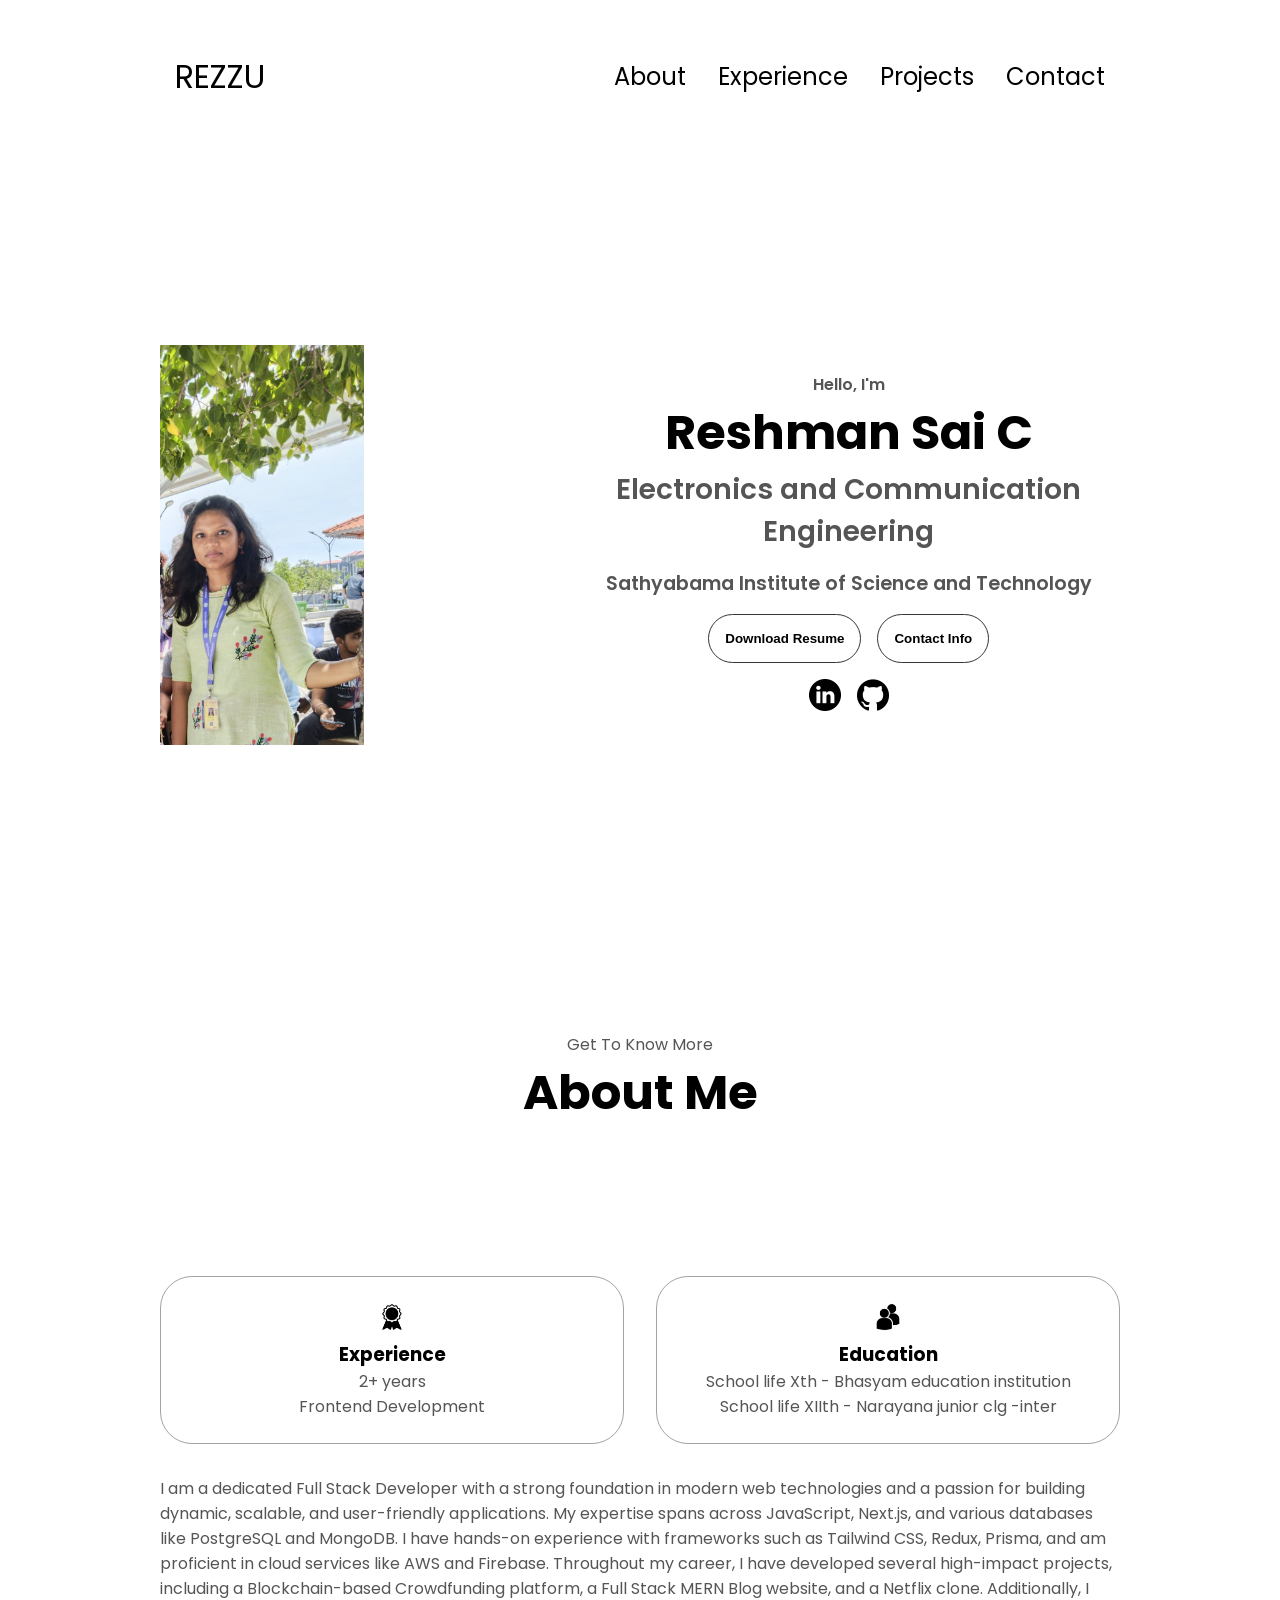
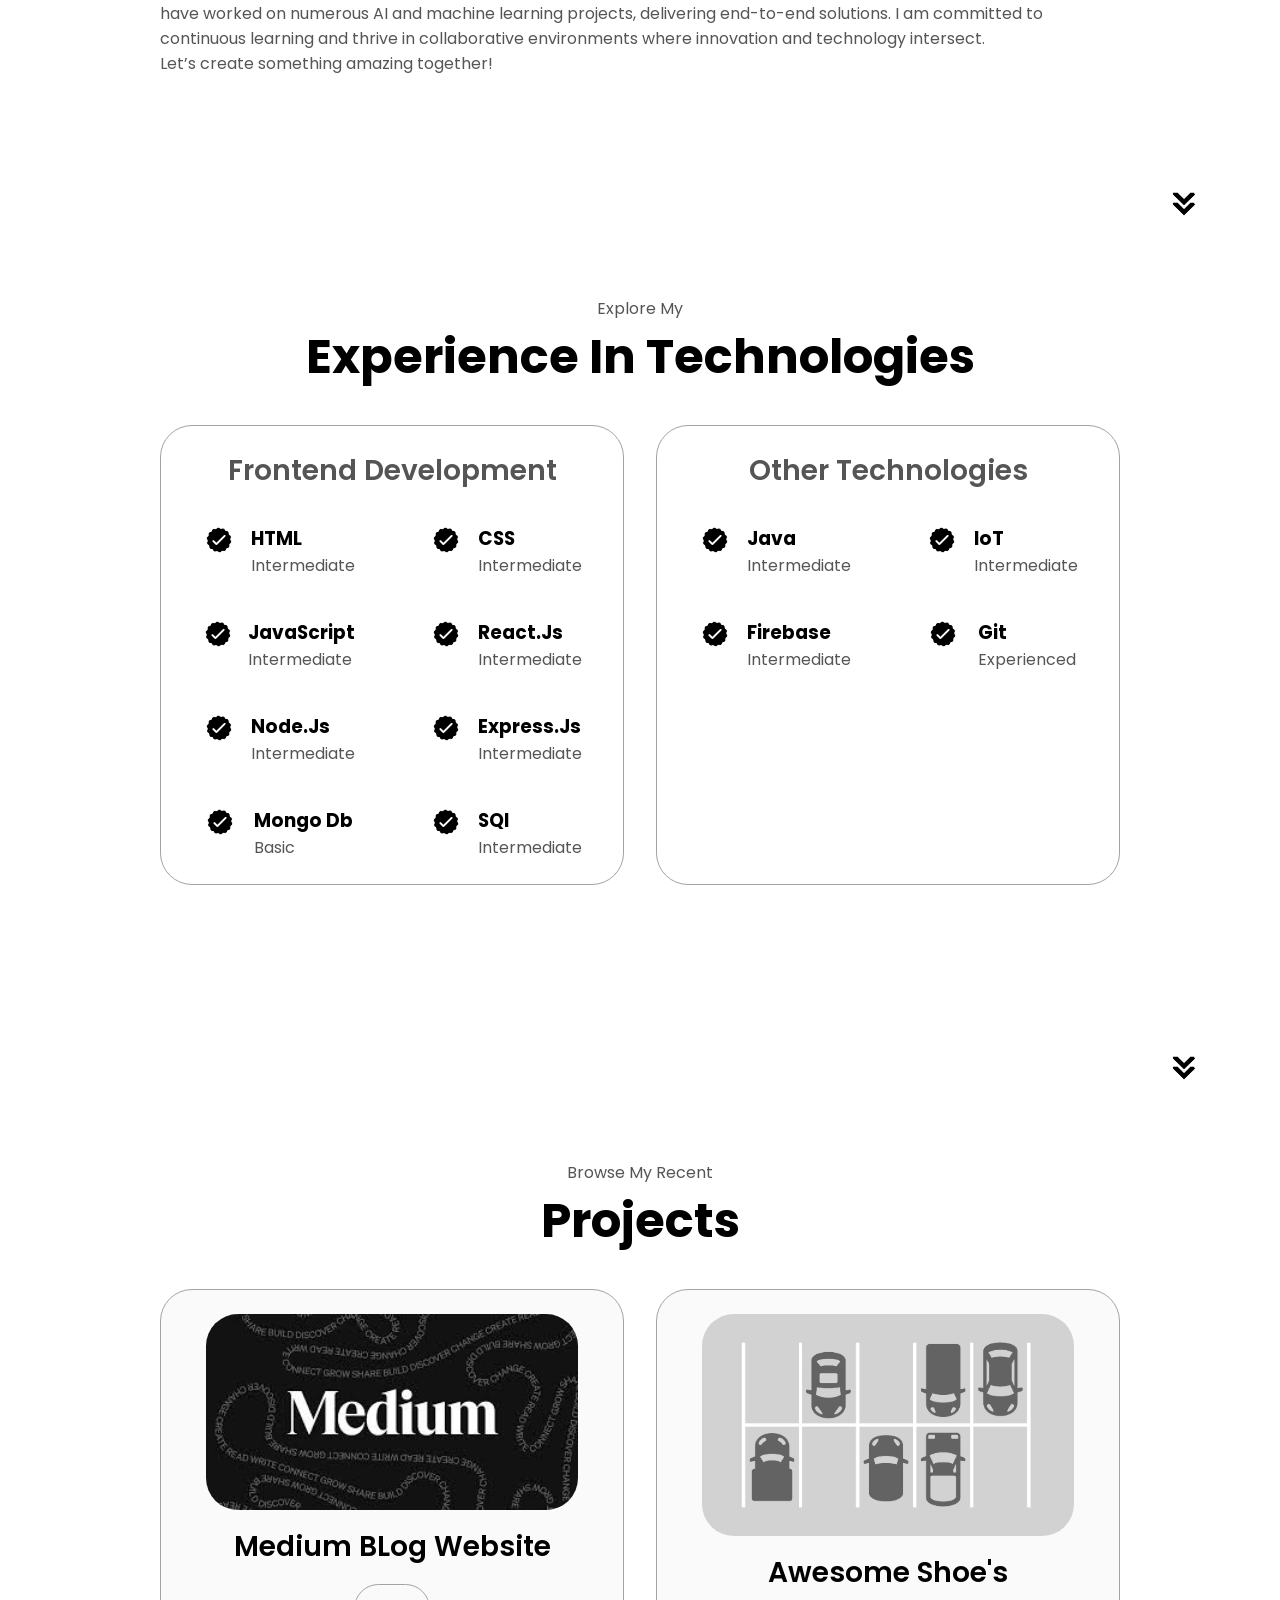
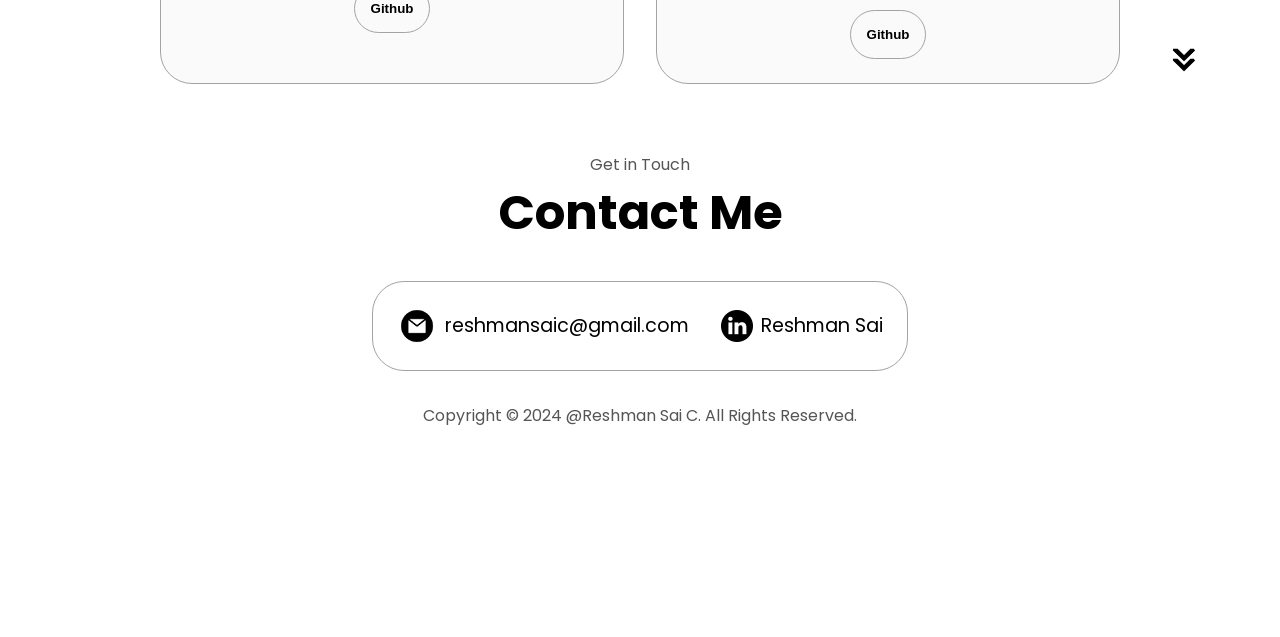
<file: Web/index.html>
<!DOCTYPE html>
<html lang="en">
<head>
    <meta charset="UTF-8">
    <meta name="viewport" content="width=device-width, initial-scale=1.0">
    <title>My Portfolio</title>
    <link rel="stylesheet" href="style.css">
    <link rel="stylesheet" href="mediaqueries.css">

</head>
<body>
    <nav id ="desktop-nav"> 
        <div class ="logo">REZZU</div>
        <div> 
            <ul class="nav-links">
                <li><a href="#about">About</a></li>
                <li><a href="#experience">Experience</a></li>
                <li><a href="#projects">Projects</a></li>
                <li><a href="#contact">Contact</a></li>
            </ul>
        </div>
    </nav>
    <nav id="hamburger-nav">
        <div class="logo">REZZU</div>
        <div class="hamburger-menu">
          <div class="hamburger-icon" onclick="toggleMenu()">
            <span></span>
            <span></span>
            <span></span>
          </div>
          <div class="menu-links">
            <li><a href="#about" onclick="toggleMenu()">About</a></li>
            <li><a href="#experience" onclick="toggleMenu()">Experience</a></li>
            <li><a href="#projects" onclick="toggleMenu()">Projects</a></li>
            <li><a href="#contact" onclick="toggleMenu()">Contact</a></li>
          </div>
        </div>
      </nav>
      <section id="profile">
        <div class="section__pic-container">
            <img src="./assets/profile-pic.png" alt="profile picture" />
          </div>
        <div class="section__text">
          <p class="section__text__p1">Hello, I'm</p>
          <h1 class="title">Reshman Sai C</h1>
          <p class="section__text__p2">Electronics and Communication Engineering</p>
          <p class="section__text__p3">Sathyabama Institute of Science and Technology</p>
          <div class="btn-container">
            <button
              class="btn btn-color-2"
              onclick="window.open('./assets/Resume.pdf')"
            >
              Download Resume
            </button>
            <button class="btn btn-color-2" onclick="location.href='./#contact'">
              Contact Info
            </button>
          </div>
          <div id="socials-container">
            <a href="https://www.linkedin.com/in/reshman-sai-c-28b952318" target="_blank">
                <img
                  src="./assets/linkedin.png"
                  alt="My LinkedIn profile"
                  class="icon"
                />
              </a>
            <a href="https://github.com/reshmansai" target="_blank">
                <img
                  src="./assets/github.png"
                  alt="My Github profile"
                  class="icon"
                />
              </a>
          </div>
        </div>
      </section>
      <section id="about">
        <p class="section__text__p1">Get To Know More</p>
        <h1 class="title">About Me</h1>
        <div class="section-container">
          <div class="about-details-container">
            <div class="about-containers">
              <div class="details-container">
                <img
                  src="./assets/experience.png"
                  alt="Experience icon"
                  class="icon"
                />
                <h3>Experience</h3>
                <p>2+ years <br />Frontend Development</p>
              </div>
              <div class="details-container">
                <img
                  src="./assets/education.png"
                  alt="Education icon"
                  class="icon"
                />
                <h3>Education</h3>
                <p>School life Xth - Bhasyam education institution<br />School life XIIth - Narayana junior clg -inter</p>
              </div>
            </div>
            <div class="text-container">
              <p>
                I am a dedicated Full Stack Developer with a strong foundation in modern 
                web technologies and a passion for building dynamic, scalable, and 
                user-friendly applications. My expertise spans across JavaScript, Next.js, 
                and various databases like PostgreSQL and MongoDB. I have hands-on 
                experience with frameworks such as Tailwind CSS, Redux, Prisma, and am 
                proficient in cloud services like AWS and Firebase. Throughout my career, 
                I have developed several high-impact projects, including a Blockchain-based 
                Crowdfunding platform, a Full Stack MERN Blog website, and a Netflix clone. 
                Additionally, I have worked on numerous AI and machine learning projects, 
                delivering end-to-end solutions. I am committed to continuous learning and 
                thrive in collaborative environments where innovation and technology intersect.
                <br>Let’s create something amazing together!</br>
              </p>
            </div>
          </div>
        </div>
        <img
          src="./assets/arrow.png"
          alt="Arrow icon"
          class="icon arrow"
          onclick="location.href='./#experience'"
        />
      </section>
      <section id="experience">
        <p class="section__text__p1">Explore My</p>
        <h1 class="title">Experience In Technologies</h1>
        <div class="experience-details-container">
          <div class="about-containers">
            <div class="details-container">
              <h2 class="experience-sub-title">Frontend Development</h2>
              <div class="article-container">
                <article>
                  <img
                    src="./assets/checkmark.png"
                    alt="Experience icon"
                    class="icon"
                  />
                  <div>
                    <h3>HTML</h3>
                    <p>Intermediate</p>
                  </div>
                </article>
                <article>
                  <img
                    src="./assets/checkmark.png"
                    alt="Experience icon"
                    class="icon"
                  />
                  <div>
                    <h3>CSS</h3>
                    <p>Intermediate</p>
                  </div>
                </article>
                <article>
                  <img
                    src="./assets/checkmark.png"
                    alt="Experience icon"
                    class="icon"
                  />
                  <div>
                    <h3>JavaScript</h3>
                    <p>Intermediate</p>
                  </div>
                </article>
                <article>
                  <img
                    src="./assets/checkmark.png"
                    alt="Experience icon"
                    class="icon"
                  />
                  <div>
                    <h3>React.Js</h3>
                    <p>Intermediate</p>
                  </div>
                </article>
                <article>
                  <img
                    src="./assets/checkmark.png"
                    alt="Experience icon"
                    class="icon"
                  />
                  <div>
                    <h3>Node.Js</h3>
                    <p>Intermediate</p>
                  </div>
                </article>
                <article>
                  <img
                    src="./assets/checkmark.png"
                    alt="Experience icon"
                    class="icon"
                  />
                  <div>
                    <h3>Express.Js</h3>
                    <p>Intermediate</p>
                  </div>
                </article>
                <article>
                  <img
                    src="./assets/checkmark.png"
                    alt="Experience icon"
                    class="icon"
                  />
                  <div>
                    <h3>Mongo Db</h3>
                    <p>Basic</p>
                  </div>
                </article>
                <article>
                  <img
                    src="./assets/checkmark.png"
                    alt="Experience icon"
                    class="icon"
                  />
                  <div>
                    <h3>SQl</h3>
                    <p>Intermediate</p>
                  </div>
                </article>
              </div>
            </div>
            <div class="details-container">
              <h2 class="experience-sub-title">Other Technologies</h2>
              <div class="article-container">
                <article>
                  <img
                    src="./assets/checkmark.png"
                    alt="Experience icon"
                    class="icon"
                  />
                  <div>
                    <h3>Java</h3>
                    <p>Intermediate</p>
                  </div>
                </article>
                <article>
                  <img
                    src="./assets/checkmark.png"
                    alt="Experience icon"
                    class="icon"
                  />
                  <div>
                    <h3>IoT</h3>
                    <p>Intermediate</p>
                  </div>
                </article>
                <article>
                  <img
                    src="./assets/checkmark.png"
                    alt="Experience icon"
                    class="icon"
                  />
                  <div>
                    <h3>Firebase</h3>
                    <p>Intermediate</p>
                  </div>
                </article>
                <article>
                  <img
                    src="./assets/checkmark.png"
                    alt="Experience icon"
                    class="icon"
                  />
                  <div>
                    <h3>Git</h3>
                    <p>Experienced</p>
                  </div>
                </article>
              </div>
            </div>
          </div>
        </div>
        <img
          src="./assets/arrow.png"
          alt="Arrow icon"
          class="icon arrow"
          onclick="location.href='./#projects'"
        />
      </section>
      <section id="projects">
        <p class="section__text__p1">Browse My Recent</p>
        <h1 class="title">Projects</h1>
        <div class="experience-details-container">
          <div class="about-containers">
            <!-- First Project-->
            <div class="details-container color-container">
              <div class="article-container">
                <img
                  src="./assets/Firstflight.png"
                  alt="Project 1"
                  class="project-img"
                />
              </div>
              <h2 class="experience-sub-title project-title">Medium BLog Website</h2>
              <div class="btn-container">
                <button
                  class="btn btn-color-2 project-btn"
                  onclick="location.href='https://github.com/reshmansai/Medium'"
                >
                  Github
              </button>
              </div>
            </div>
           <!-- Second Project-->
            <div class="details-container color-container">
              <div class="article-container">
                <img
                  src="./assets/project-1.png"
                  alt="Project 1"
                  class="project-img"
                />
              </div>
              <h2 class="experience-sub-title project-title">Awesome Shoe's</h2>
              <div class="btn-container">
                <button
                  class="btn btn-color-2 project-btn"
                  onclick="location.href='https://github.com/reshmansai/Parking-Slot'"
                >
                  Github
                </button>
              </div>
            </div>
        <img
          src="./assets/arrow.png"
          alt="Arrow icon"
          class="icon arrow"
          onclick="location.href='./#contact'"
        />
      </section>
      <section id="contact">
        <p class="section__text__p1">Get in Touch</p>
        <h1 class="title">Contact Me</h1>
        <div class="contact-info-upper-container">

          <div class="contact-info-container">
            <img
              src="./assets/email.png"
              alt="Email icon"
              class="icon contact-icon email-icon"
            />
            <p><a href="mailto:reshmansaic@gmail.com">reshmansaic@gmail.com</a></p>
          </div>

          <div class="contact-info-container">
            <img
              src="./assets/linkedin.png"
              alt="LinkedIn icon"
              class="icon contact-icon"
            />
            <p>
              <a href="https://www.linkedin.com/in/reshman-sai-c-28b952318" target="_blank" rel="noopener noreferrer">Reshman Sai</a>
            </p>
          </div>
          
        </div>
      </section>
      <footer>
        <p>Copyright &#169; 2024 @Reshman Sai C. All Rights Reserved.</p>
      </footer>
    <script src="script.js"></script>
</body>
</html>
</file>
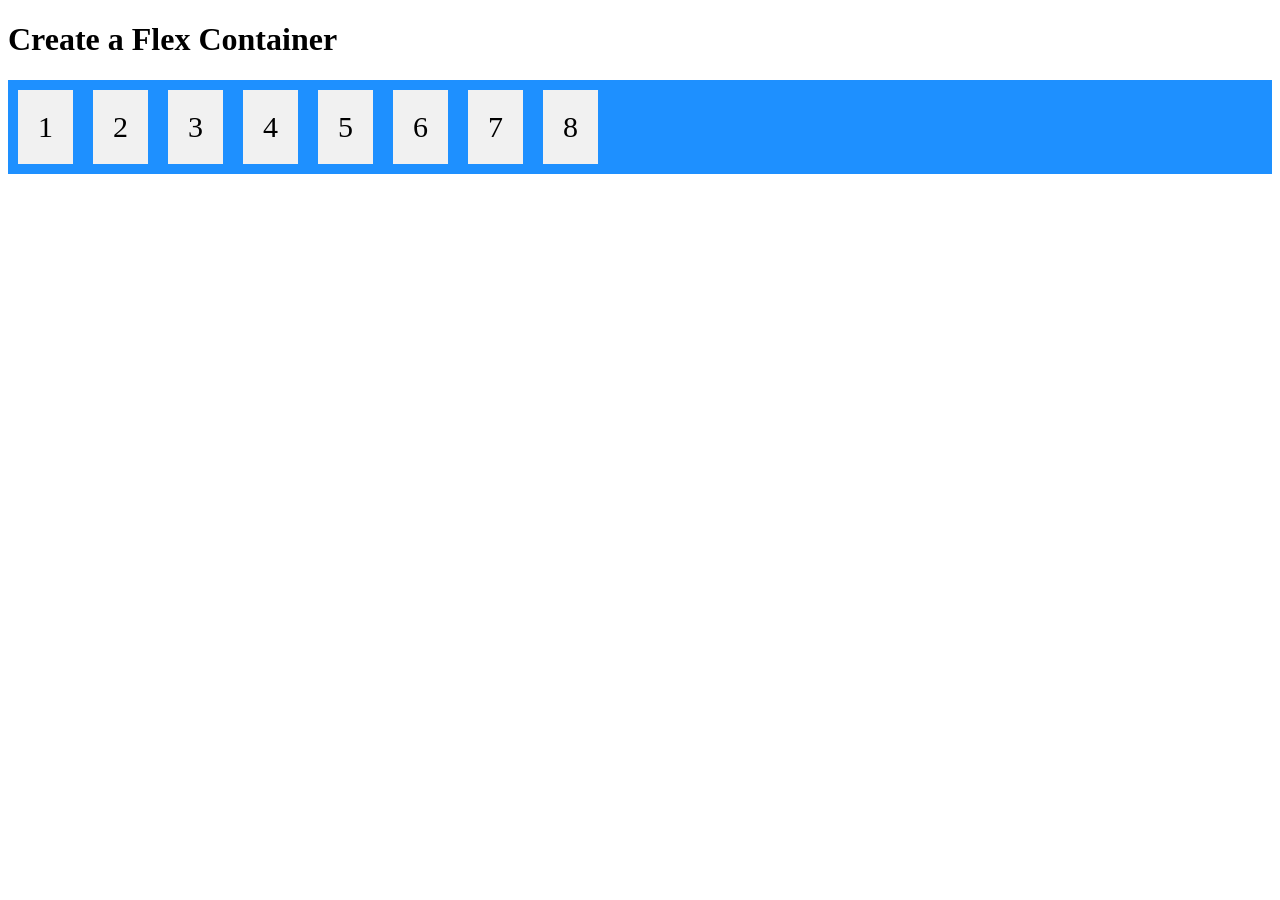
<file: 610.html>
<!DOCTYPE html>
<html>
<head>
<style>
.flex-container {
  display: flex;
  background-color: DodgerBlue;
}

.flex-container > div {
  background-color: #f1f1f1;
  margin: 10px;
  padding: 20px;
  font-size: 30px;
}
</style>
</head>
<body>

<h1>Create a Flex Container</h1>

<div class="flex-container">
  <div>1</div>
  <div>2</div>
  <div>3</div> 
  <div>4</div>
  <div>5</div>
  <div>6</div>
  <div>7</div>
  <div>8</div>
</div>
</body>
</html>
</file>
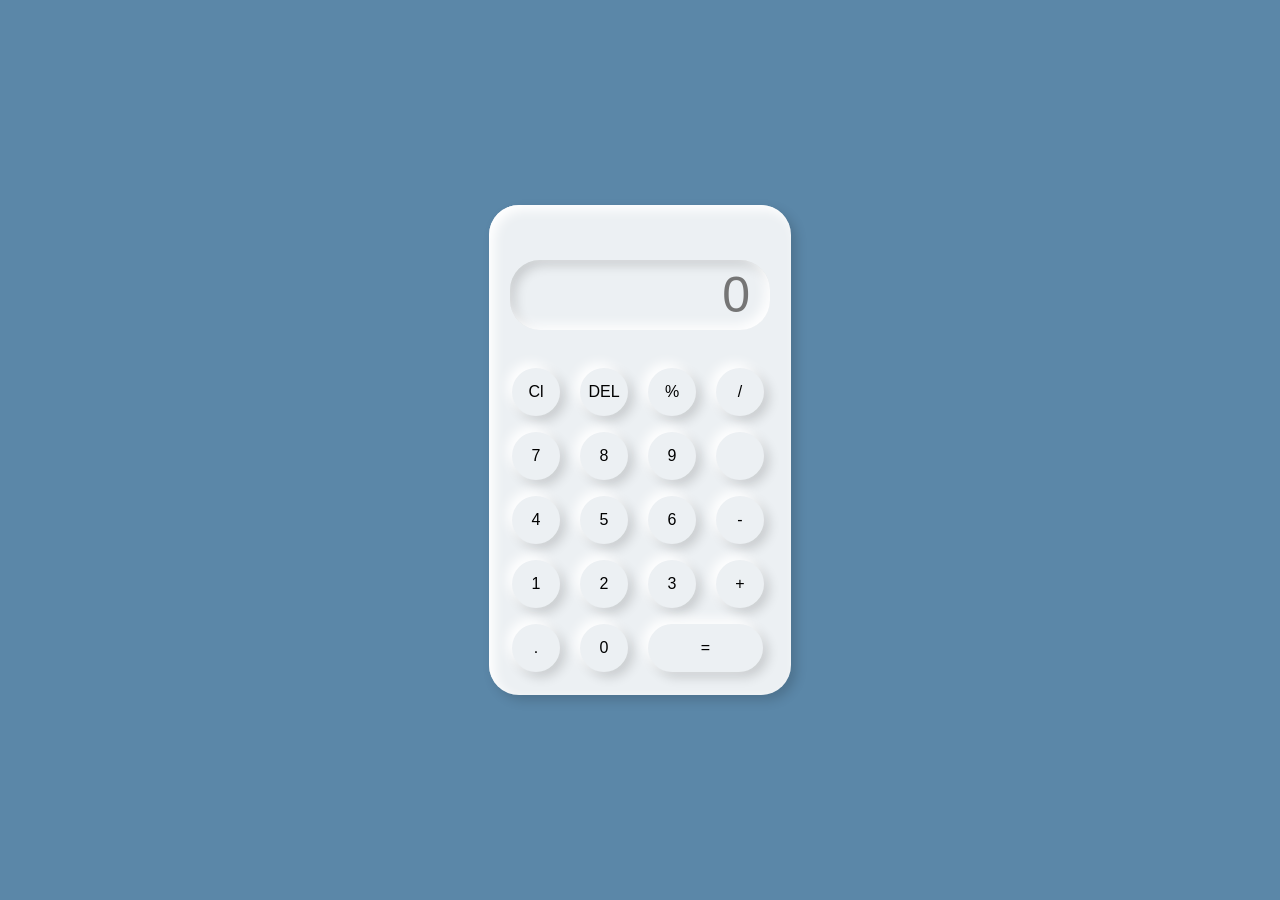
<file: five610.html>
<!DOCTYPE html>
<html lang="en">
<head>
    <meta charset="UTF-8">
    <meta http-equiv="X-UA-Compatible" content="IE=edge">
    <meta name="viewport" content="width=device-width, initial-scale=1.0">
   
    <center><title>Calculator</title></center>
</head>
<body>
    <div class="container">
         <div class="calculator">
            <input type="text" placeholder="0" id="output-screen">
            <button onclick="Clear()">Cl</button>
            <button onclick="del()">DEL</button>
            <button onclick="display('%')">%</button>
            <button onclick="display('/')">/</button>
            <button onclick="display('7')">7</button>
            <button onclick="display('8')">8</button>
            <button onclick="display('9')">9</button>
            <button onclick="display('')"></button>
            <button onclick="display('4')">4</button>
            <button onclick="display('5')">5</button>
            <button onclick="display('6')">6</button>
            <button onclick="display('-')">-</button>
            <button onclick="display('1')">1</button>
            <button onclick="display('2')">2</button>
            <button onclick="display('3')">3</button>
            <button onclick="display('+')">+</button>
            <button onclick="display('.')">.</button>
            <button onclick="display('0')">0</button>
            <button onclick="Calculate()" class="equal">=</button>
        </div>
    </div>
    
    
    <style>
        *{
    margin: 0;
    padding: 0;
    box-sizing: border-box;
    background-color: #5b87a8;
    font-family: sans-serif;
    outline: none;
}
.container{
    height: 100vh;
    display: flex;
    justify-content: center;
    align-items: center;
}
.calculator{
    background-color: #ecf0f3;
    padding: 15px;
    border-radius: 30px;
    box-shadow: inset 5px 5px 12px #ffffff,
                      5px 5px 12px rgba(0,0,0,.16);
    display: grid;
    grid-template-columns: repeat(4,68px);
}
input{
    grid-column: span 4;
    height: 70px;
    width: 260px;
    background-color: #ecf0f3;
    box-shadow: inset -5px -5px 12px #ffffff,
                inset 5px 5px 12px rgba(0,0,0,.16);
    border:none;
    border-radius: 30px;
    color: rgb(70, 70, 70);
    font-size: 50px;
    text-align: end;
    margin: auto;
    margin-top: 40px;
    margin-bottom: 30px;
    padding: 20px;   
}
button{
    height: 48px;
    width: 48px;
    background-color: #ecf0f3;
    box-shadow: -5px -5px 12px #ffffff,
                    5px 5px 12px rgba(0,0,0,.16);
    border: none;
    border-radius: 50%;
    margin: 8px;
    font-size: 16px;
}
.equal{
    width: 115px;
    border-radius: 40px;
    background-color: #ecf0f3;
    box-shadow: -5px -5px 12px #ffffff,
                    5px 5px 12px rgba(0,0,0,.16);
    
}
    </style>
</body>
</html>
</file>
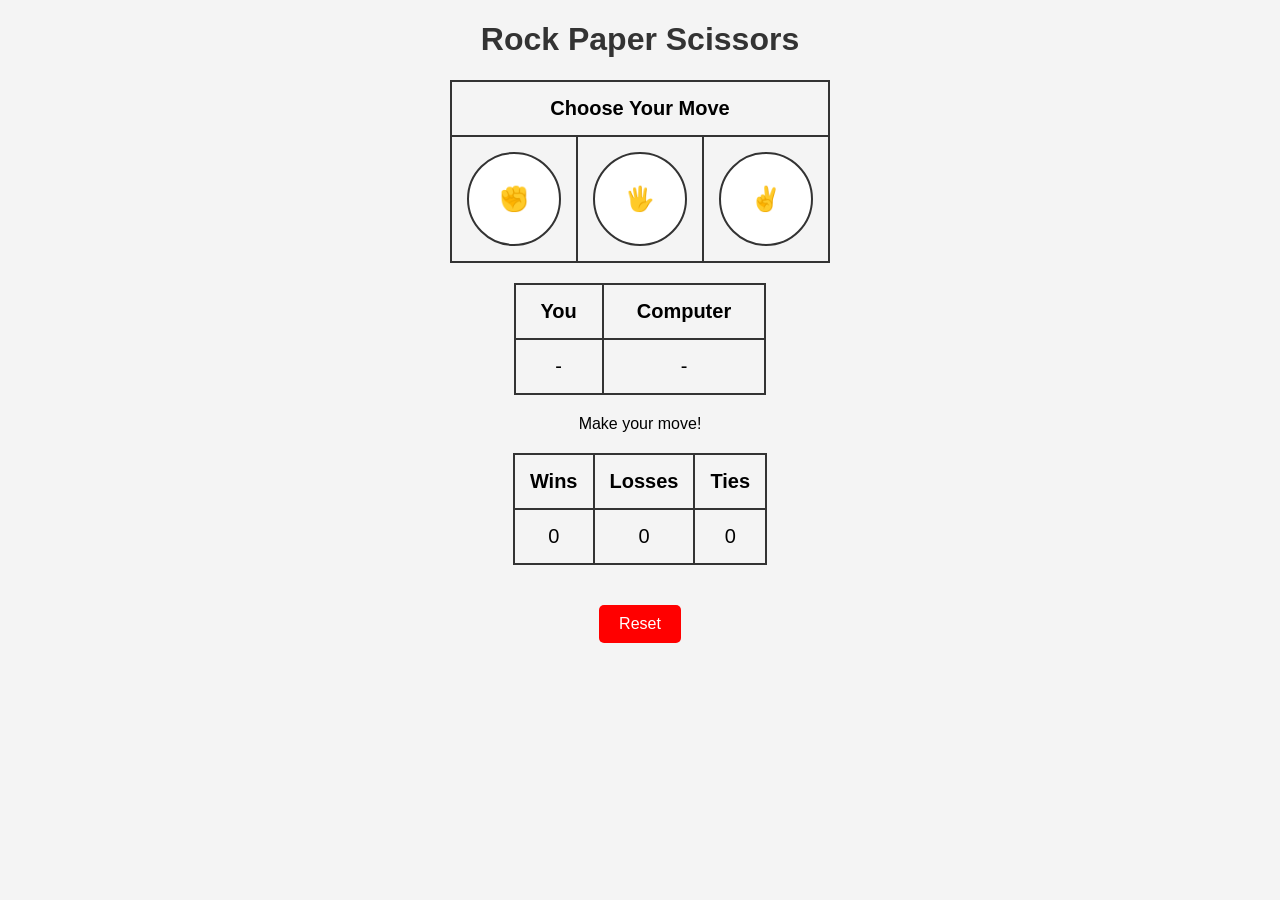
<file: index1.html>
<!DOCTYPE html>
<html lang="en">
<head>
    <meta charset="UTF-8">
    <meta name="viewport" content="width=device-width, initial-scale=1.0">
    <title>Rock Paper Scissors</title>
    <style>
        body {
            font-family: Arial, sans-serif;
            text-align: center;
            background-color: #f4f4f4;
        }
        h1 {
            color: #333;
        }
        table {
            margin: 20px auto;
            border-collapse: collapse;
            width: 20%;
        }
        td, th {
            border: 2px solid #333;
            padding: 15px;
            text-align: center;
            font-size: 20px;
        }
        .choice {
            display: inline-block;
            font-size: 24px;
            cursor: pointer;
            padding: 10px;
            border: 2px solid #333;
            border-radius: 50%;
            background-color: white;
            transition: 0.3s;
            width: 70px;
            height: 70px;
            display: flex;
            align-items: center;
            justify-content: center;
        }
        .choice:hover {
            background-color: lightgray;
        }
        .reset-btn {
            margin-top: 20px;
            padding: 10px 20px;
            font-size: 16px;
            background-color: red;
            color: white;
            border: none;
            cursor: pointer;
            border-radius: 5px;
        }
    </style>
</head>
<body>

    <h1>Rock Paper Scissors</h1>

    <!-- Table for Choices -->
    <table>
        <tr>
            <th colspan="3">Choose Your Move</th>
        </tr>
        <tr>
            <td><div class="choice" onclick="playGame('rock')">✊</div></td>
            <td><div class="choice" onclick="playGame('paper')">🖐</div></td>
            <td><div class="choice" onclick="playGame('scissors')">✌</div></td>
        </tr>
    </table>

    <!-- Table for User and Computer Choice -->
    <table>
        <tr>
            <th>You</th>
            <th>Computer</th>
        </tr>
        <tr>
            <td id="user-choice">-</td>
            <td id="computer-choice">-</td>
        </tr>
    </table>

    <p id="result">Make your move!</p>

    <!-- Table for Scoreboard -->
    <table>
        <tr>
            <th>Wins</th>
            <th>Losses</th>
            <th>Ties</th>
        </tr>
        <tr>
            <td id="wins">0</td>
            <td id="losses">0</td>
            <td id="ties">0</td>
        </tr>
    </table>

    <button class="reset-btn" onclick="resetGame()">Reset</button>

    <script>
        let wins = 0, losses = 0, ties = 0;

        function playGame(userChoice) {
            const choices = ["rock", "paper", "scissors"];
            const computerChoice = choices[Math.floor(Math.random() * 3)];

            document.getElementById("user-choice").textContent = getEmoji(userChoice);
            document.getElementById("computer-choice").textContent = getEmoji(computerChoice);

            let result = "";
            if (userChoice === computerChoice) {
                result = "It's a Draw!";
                ties++;
            } else if (
                (userChoice === "rock" && computerChoice === "scissors") ||
                (userChoice === "paper" && computerChoice === "rock") ||
                (userChoice === "scissors" && computerChoice === "paper")
            ) {
                result = "You Win! 🎉";
                wins++;
            } else {
                result = "Computer Wins! 💻";
                losses++;
            }

            document.getElementById("result").textContent = result;
            document.getElementById("wins").textContent = wins;
            document.getElementById("losses").textContent = losses;
            document.getElementById("ties").textContent = ties;
        }

        function resetGame() {
            wins = 0;
            losses = 0;
            ties = 0;
            document.getElementById("user-choice").textContent = "-";
            document.getElementById("computer-choice").textContent = "-";
            document.getElementById("result").textContent = "Make your move!";
            document.getElementById("wins").textContent = wins;
            document.getElementById("losses").textContent = losses;
            document.getElementById("ties").textContent = ties;
        }

        function getEmoji(choice) {
            if (choice === "rock") return "✊";
            if (choice === "paper") return "🖐";
            return "✌";
        }
    </script>

</body>
</html>
</file>
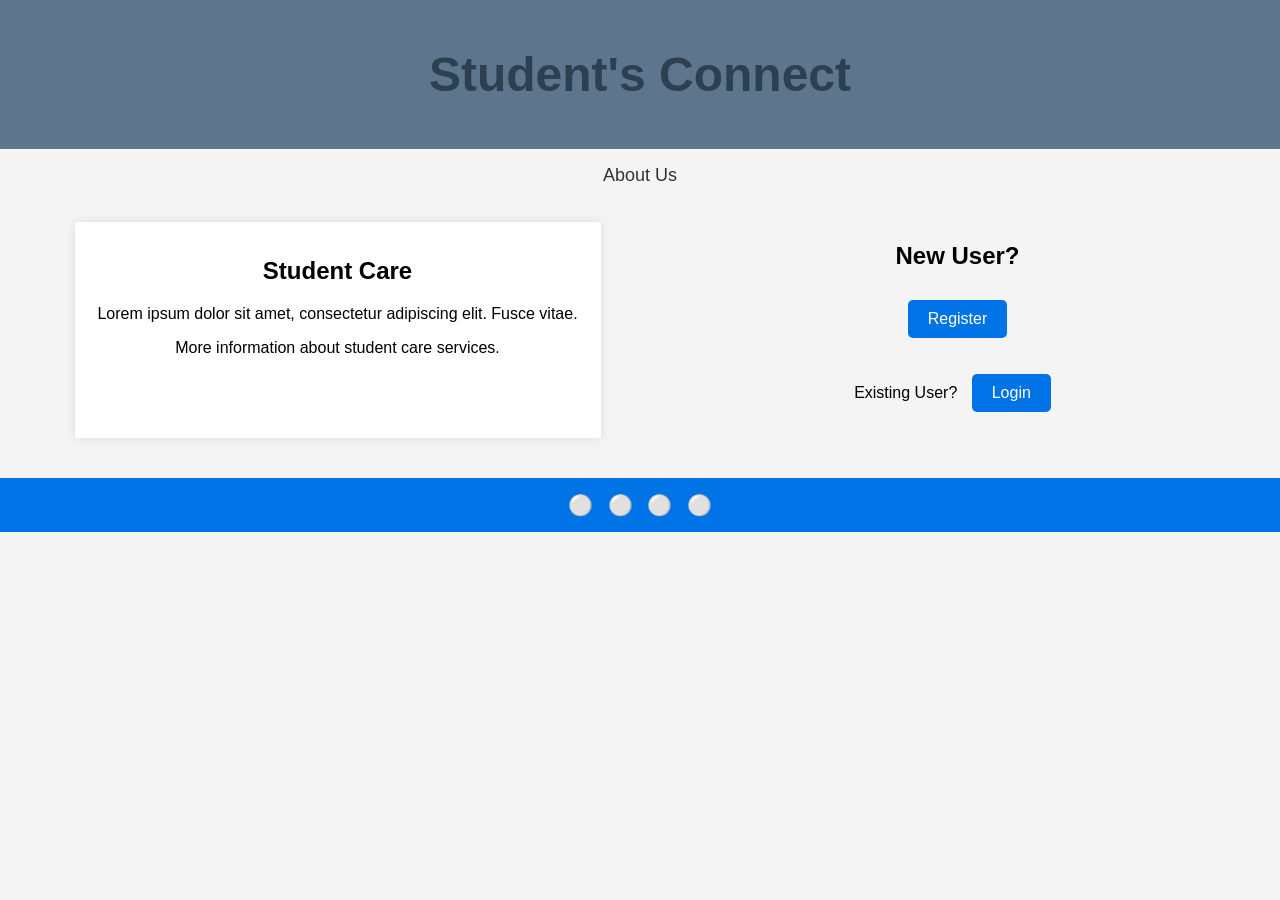
<file: rezu.html>
<!DOCTYPE html>
<html lang="en">
<head>
    <meta charset="UTF-8">
    <meta name="viewport" content="width=device-width, initial-scale=1.0">
    <title>Student's Connect</title>
    <link rel="stylesheet" href="styles.css">
</head>
<body>
    <header>
        <h1>Student's Connect</h1>
    </header>
    <nav>
        <ul>
            <li><a href="#">About Us</a></li>
        </ul>
    </nav>
    <main>
        <section class="info-box">
            <h2>Student Care</h2>
            <p>Lorem ipsum dolor sit amet, consectetur adipiscing elit. Fusce vitae.</p>
            <p>More information about student care services.</p>
        </section>
        <section class="user-actions">
            <h2>New User?</h2>
            <a href="#" class="register-btn">Register</a>
            <p>Existing User? <a href="rezu2.html" class="login-btn">Login</a></p>
        </section>
    </main>
    <footer>
        <div class="footer-icons">
            <span>⚪</span>
            <span>⚪</span>
            <span>⚪</span>
            <span>⚪</span>
        </div>
    </footer>
</body>
</html>
</file>
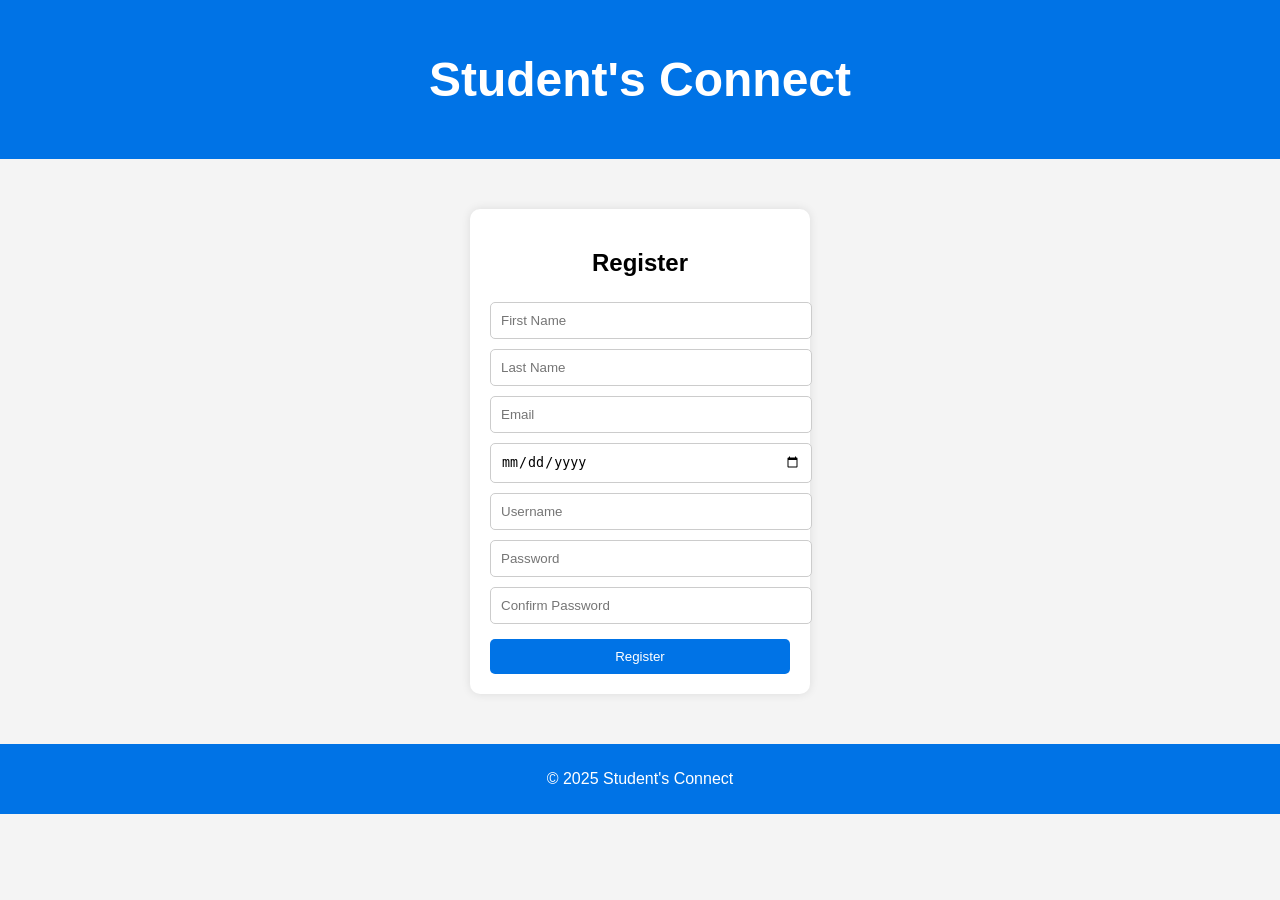
<file: rezu1.html>
<!DOCTYPE html>
<html lang="en">
<head>
    <meta charset="UTF-8">
    <meta name="viewport" content="width=device-width, initial-scale=1.0">
    <title>Student's Connect - Register</title>
    <link rel="stylesheet" href="styles1.css">
</head>
<body>
    <header>
        <h1>Student's Connect</h1>
    </header>

    <section class="register-container">
        <h2>Register</h2>
        <form action="#" method="post">
            <input type="text" name="first_name" placeholder="First Name" required>
            <input type="text" name="last_name" placeholder="Last Name" required>
            <input type="email" name="email" placeholder="Email" required>
            <input type="date" name="dob" required>
            <input type="text" name="username" placeholder="Username" required>
            <input type="password" name="password" placeholder="Password" required>
            <input type="password" name="confirm_password" placeholder="Confirm Password" required>
            <button type="submit">Register</button>
        </form>
    </section>

    <footer>
        <p>© 2025 Student's Connect</p>
    </footer>
</body>
</html>
</file>
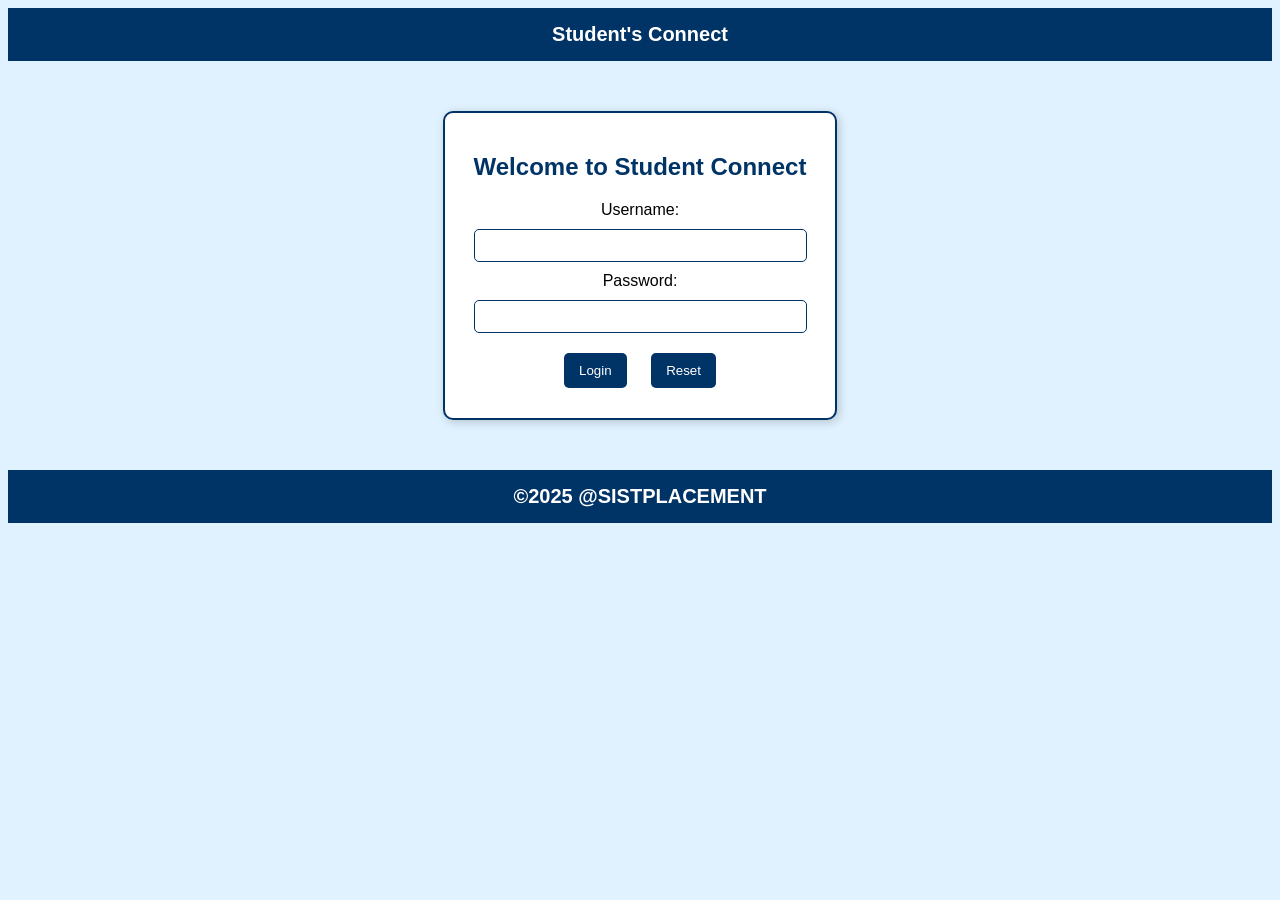
<file: rezu2.html>
<!DOCTYPE html>
<html lang="en">
<head>
    <meta charset="UTF-8">
    <meta name="viewport" content="width=device-width, initial-scale=1.0">
    <title>Student's Connect</title>
    <style>
        body {
            background-color: #e0f2ff;
            font-family: Arial, sans-serif;
            text-align: center;
        }
        .header, .footer {
            background-color: #003366;
            color: white;
            padding: 15px;
            font-size: 20px;
            font-weight: bold;
        }
        .login-box {
            background-color: white;
            width: 350px;
            margin: 50px auto;
            padding: 20px;
            border-radius: 10px;
            box-shadow: 2px 2px 10px rgba(0, 0, 0, 0.2);
            border: 2px solid #003366;
        }
        .login-box h2 {
            color: #003366;
        }
        input[type="text"], input[type="password"] {
            width: 90%;
            padding: 8px;
            margin: 10px 0;
            border: 1px solid #003366;
            border-radius: 5px;
        }
        .btn {
            background-color: #003366;
            color: white;
            padding: 10px 15px;
            margin: 10px;
            border: none;
            cursor: pointer;
            border-radius: 5px;
        }
        .btn:hover {
            background-color: #0055a4;
        }
    </style>
</head>
<body>

    <div class="header">Student's Connect</div>

    <div class="login-box">
        <h2>Welcome to Student Connect</h2>
        <form>
            <label>Username:</label><br>
            <input type="text" name="username"><br>
            <label>Password:</label><br>
            <input type="password" name="password"><br>
            <button class="btn">Login</button>
            <button class="btn" type="reset">Reset</button>
        </form>
    </div>

    <div class="footer">©2025 @SISTPLACEMENT</div>

</body>
</html>
</file>
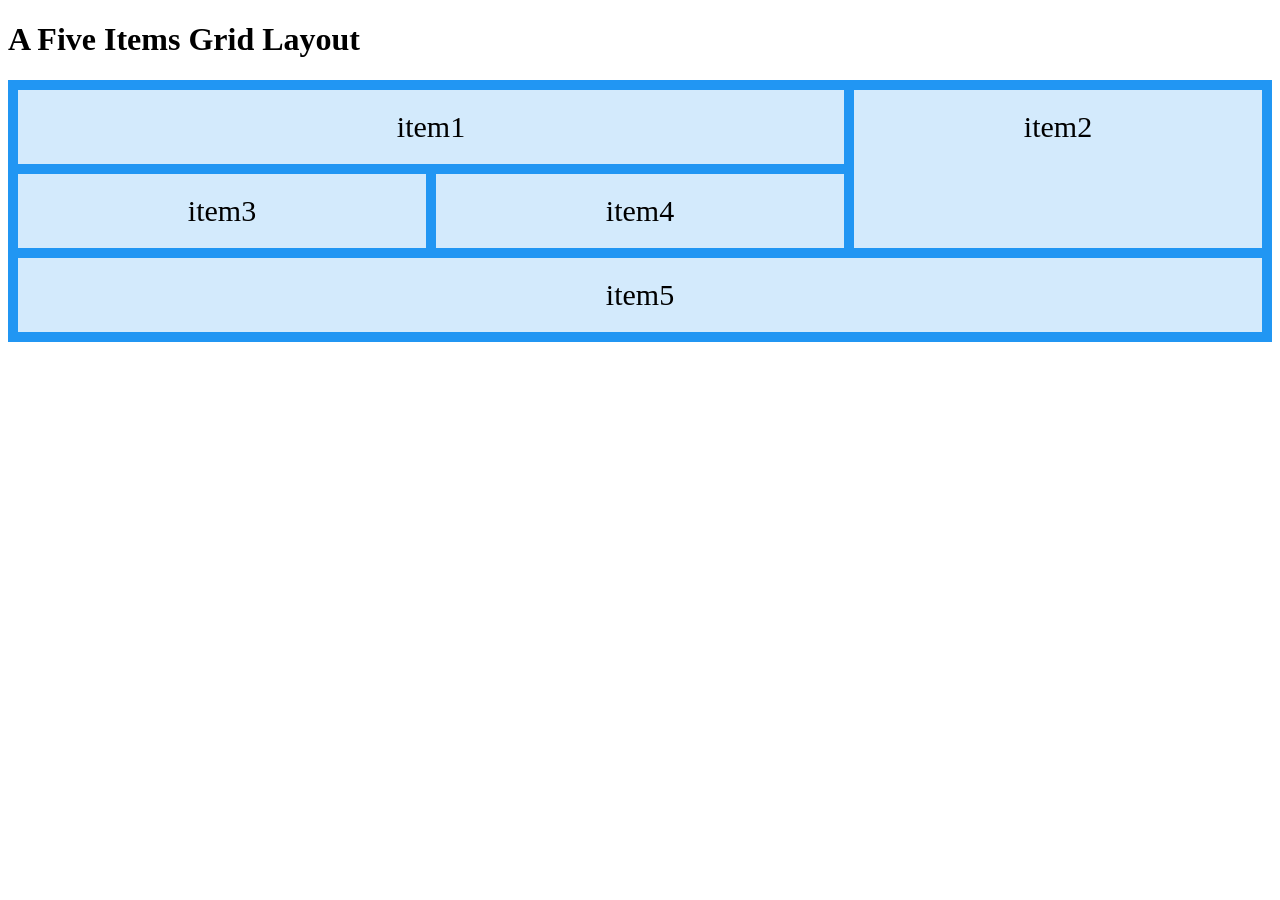
<file: three610.html>
<!DOCTYPE html>
<html>
<head>
<style>
.grid-container {
  display: grid;
  gap: 10px;
  background-color: #2196F3;
  padding: 10px;
}

.grid-item {
  background-color: rgba(255, 255, 255, 0.8);
  text-align: center;
  padding: 20px;
  font-size: 30px;
}

.item1 {
  grid-column: 1 / span 2;
  grid-row: 1;
}

.item2 {
  grid-column: 3;
  grid-row: 1 / span 2;
}

.item5 {
  grid-column: 1 / span 3;
  grid-row: 3;
}
</style>
</head>
<body>

<h1>A Five Items Grid Layout</h1>

<div class="grid-container">
  <div class="grid-item item1">item1</div>
  <div class="grid-item item2">item2</div>
  <div class="grid-item item3">item3</div>  
  <div class="grid-item item4">item4</div>
  <div class="grid-item item5">item5</div>
</div>


</body>
</html>
</file>
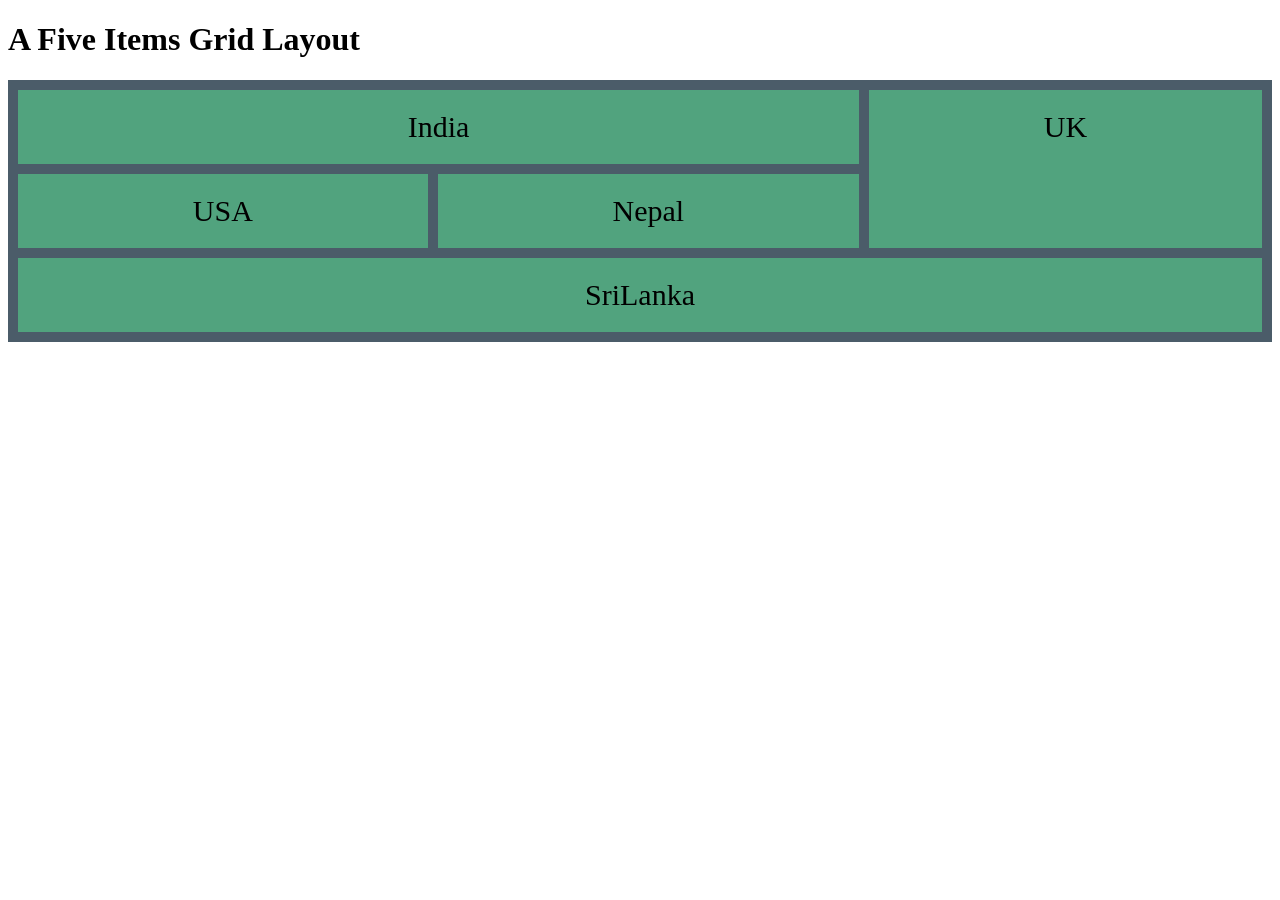
<file: two610.html>
<!DOCTYPE html>
<html>
<head>
<style>
.grid-container {
  display: grid;
  gap: 10px;
  background-color: #4b5c69;
  padding: 10px;
}

.grid-item {
  background-color: rgba(83, 182, 132, 0.8);
  text-align: center;
  padding: 20px;
  font-size: 30px;
}

.item1 {
  grid-column: 1 / span 2;
  grid-row: 1;
}

.item2 {
  grid-column: 3;
  grid-row: 1 / span 2;
}

.item5 {
  grid-column: 1 / span 3;
  grid-row: 3;
}
</style>
</head>
<body>

<h1>A Five Items Grid Layout</h1>

<div class="grid-container">
  <div class="grid-item item1">India</div>
  <div class="grid-item item2">UK</div>
  <div class="grid-item ">USA</div>  
  <div class="grid-item ">Nepal</div>
  <div class="grid-item item5">SriLanka</div>
</div>


</body>
</html>
</file>
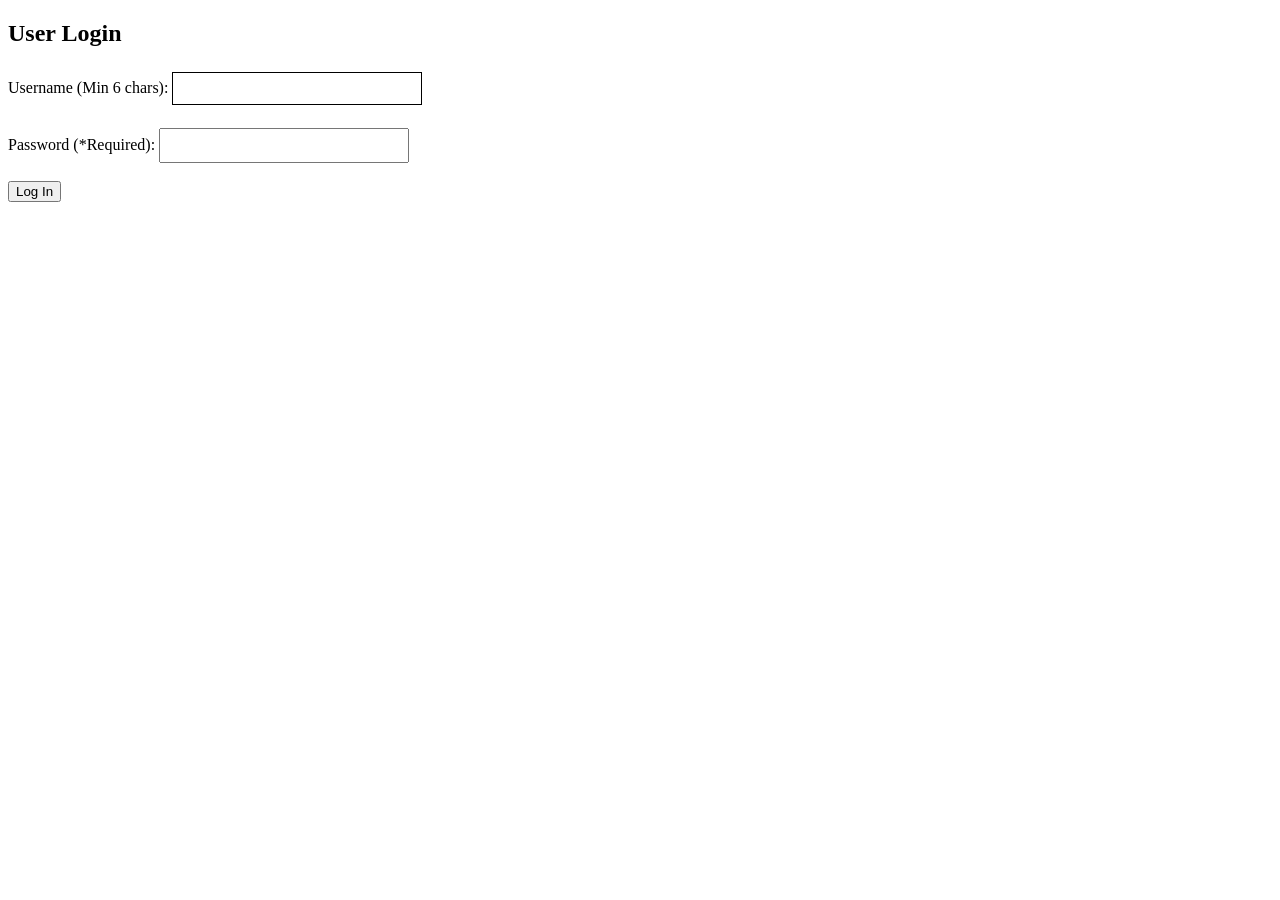
<file: 28.10.25 task2,3,4/index6.html>
<!DOCTYPE html>
<html lang="en">
<head>
<meta charset="UTF-8">
<meta name="viewport" content="width=device-width, initial-scale=1.0">
<title>HTML5 Validation Demo</title>
<link rel="stylesheet" href="style6.css">
</head>
<body>
<form action="#" method="POST">
<h2>User Login</h2>

<label for="username">Username (Min 6 chars):</label>
<input type="text" id="username" name="username" minlength="6"><br><br>

<label for="password">Password (*Required):</label>
<input type="password" id="password" name="password" required><br><br>

<button type="submit">Log In</button>
</form>
</body>
</html>
</file>
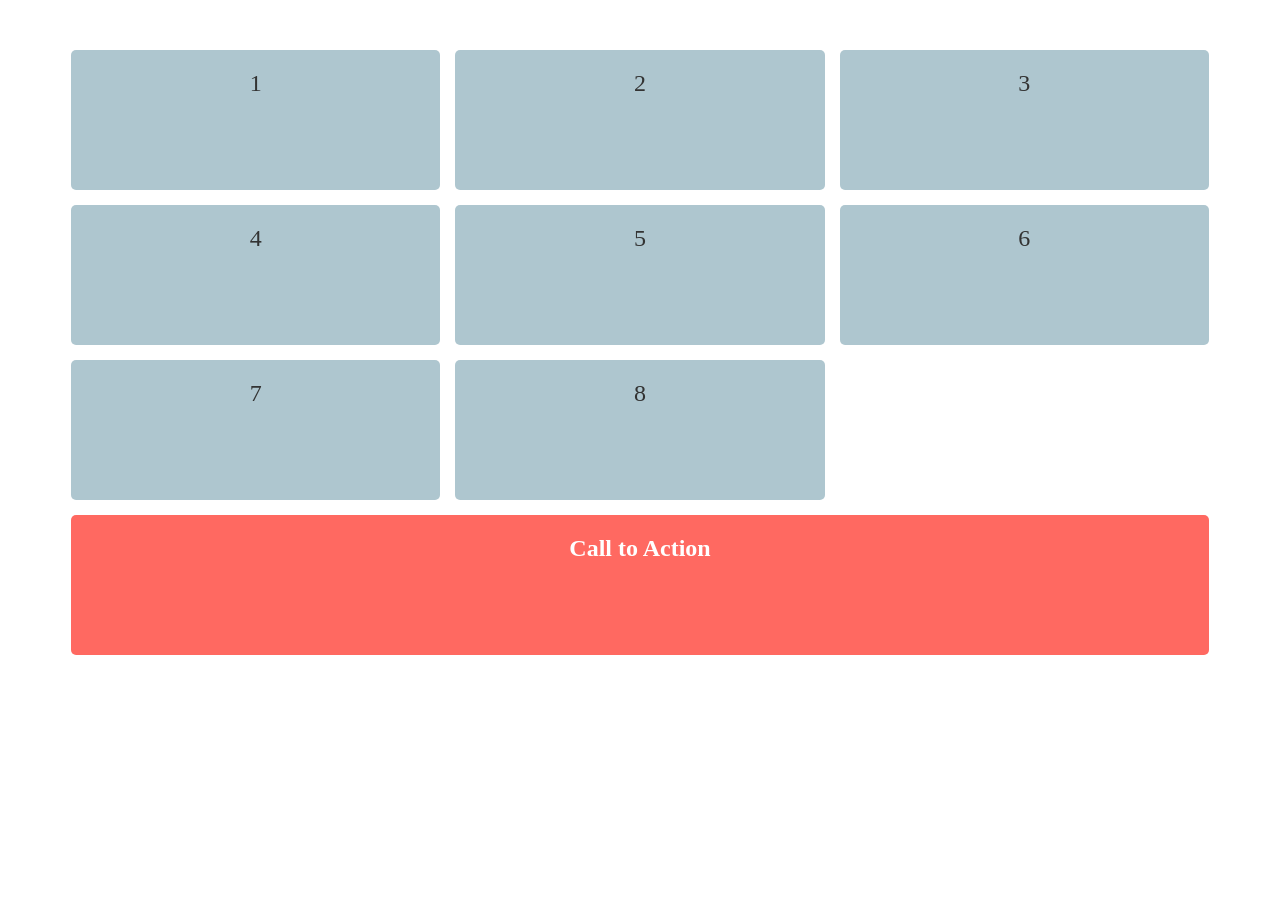
<file: 43130610.vs/index5.html>
<!DOCTYPE html>
<html lang="en">
<head>
<meta charset="UTF-8">
<meta name="viewport" content="width=device-width, initial-scale=1.0">
<title>CSS Grid Layout Demo</title>
<link rel="stylesheet" href="style5.css">
</head>
<body>
<div class="grid-container">
<div class="grid-item">1</div>
<div class="grid-item">2</div>
<div class="grid-item">3</div>
<div class="grid-item">4</div>
<div class="grid-item">5</div>
<div class="grid-item">6</div>
<div class="grid-item">7</div>
<div class="grid-item">8</div>
<div class="grid-item span-item">Call to Action</div>
</div>
</body>
</html>
</file>
<file: Web/style.css>
/* GENERAL */


@import url("https://fonts.googleapis.com/css2?family=Poppins:wght@300;400;500;600&display=swap");

*{
    margin: 0;
    padding: 0;
}

body {
    font-family: "Poppins", sans-serif;
}

html {
    scroll-behavior: smooth;
}

p {
    color: rgb(85,85,85);
}

/* TRANSITION */

a,
.btn {
  transition: all 300ms ease;
}

/* DESKTOP NAV */

nav,
.nav-links {
  display: flex;
}

nav {
  justify-content: space-around;
  align-items: center;
  height: 17vh;
}

.nav-links {
  gap: 2rem;
  list-style: none;
  font-size: 1.5rem;
}

a {
  color: black;
  text-decoration: none;
  text-decoration-color: white;
}

a:hover {
  color: grey;
  text-decoration: underline;
  text-underline-offset: 1rem;
  text-decoration-color: rgb(181, 181, 181);
}

.logo {
  font-size: 2rem;
}

.logo:hover {
  cursor: default;
}

/* HAMBURGER MENU */

#hamburger-nav {
  display: none;
}

.hamburger-menu {
  position: relative;
  display: inline-block;
}

.hamburger-icon {
  display: flex;
  flex-direction: column;
  justify-content: space-between;
  height: 24px;
  width: 30px;
  cursor: pointer;
}

.hamburger-icon span {
  width: 100%;
  height: 2px;
  background-color: black;
  transition: all 0.3 ease-in-out;
}

.menu-links {
  position: absolute;
  top: 100%;
  right: 0;
  background-color: white;
  width: fit-content;
  max-height: 0;
  overflow: hidden;
  transition: all 0.3 ease-in-out;
}

.menu-links a {
  display: block;
  padding: 10px;
  text-align: center;
  font-size: 1.5rem;
  color: black;
  text-decoration: none;
  transition: all 0.3 ease-in-out;
}

.menu-links li {
  list-style: none;
}

.menu-links.open {
  max-height: 300px;
}

.hamburger-icon.open span:first-child {
  transform: rotate(45deg) translate(10px, 5px);
}

.hamburger-icon.open span:nth-child(2) {
  opacity: 0;
}

.hamburger-icon.open span:last-child {
  transform: rotate(-45deg) translate(10px, -5px);
}

.hamburger-icon span:first-child {
  transform: none;
}

.hamburger-icon span:first-child {
  opacity: 1;
}

.hamburger-icon span:first-child {
  transform: none;
}

/* SECTIONS */

section {
  padding-top: 4vh;
  height: 96vh;
  margin: 0 10rem;
  box-sizing: border-box;
  min-height: fit-content;
}

.section-container {
  display: flex;
}

/* PROFILE SECTION */

#profile {
  display: flex;
  justify-content: center;
  gap: 5rem;
  height: 80vh;
}

.section__pic-container {
    display:flex;
    height: 400px;
    width: 400px;
    margin: auto 0;
  }

.section__text {
  align-self: center;
  text-align: center;
}

.section__text p {
  font-weight: 600;
}

.section__text__p1 {
  text-align: center;
}

.section__text__p2 {
  font-size: 1.75rem;
  margin-bottom: 1rem;
}
.section__text__p3 {
font-size: 1.2rem;
margin-bottom: 1rem;
}

.title {
  font-size: 3rem;
  text-align: center;
}

#socials-container {
  display: flex;
  justify-content: center;
  margin-top: 1rem;
  gap: 1rem;
}

/* ICONS */

.icon {
  cursor: pointer;
  height: 2rem;
}

/* BUTTONS */

.btn-container {
  display: flex;
  justify-content: center;
  gap: 1rem;
}

.btn {
  font-weight: 600;
  transition: all 300ms ease;
  padding: 1rem;
  border-radius: 2rem;
  white-space: nowrap; /* Prevent text wrapping */
  text-align: center; /* Center-align text within the button */
}
/*
.btn {
  font-weight: 600;
  transition: all 300ms ease;
  padding: 1rem;
  width: 8rem;
  border-radius: 2rem;
}
*/

.btn-color-1,
.btn-color-2 {
  border: rgb(53, 53, 53) 0.1rem solid;
}

.btn-color-1:hover,
.btn-color-2:hover {
  cursor: pointer;
}

.btn-color-1,
.btn-color-2:hover {
  background: rgb(53, 53, 53);
  color: white;
}

.btn-color-1:hover {
  background: rgb(0, 0, 0);
}

.btn-color-2 {
  background: none;
}

.btn-color-2:hover {
  border: rgb(255, 255, 255) 0.1rem solid;
}

.btn-container {
  gap: 1rem;
}

/* ABOUT SECTION */

#about {
  position: relative;
}

.about-containers {
  gap: 2rem;
  margin-bottom: 2rem;
  margin-top: 2rem;
}

.about-details-container {
  justify-content: center;
  flex-direction: column;
}

.about-containers,
.about-details-container {
  display: flex;
}

.about-pic {
  border-radius: 2rem;
}

.arrow {
  position: absolute;
  right: -5rem;
  bottom: 2.5rem;
}

.details-container {
  padding: 1.5rem;
  flex: 1;
  background: white;
  border-radius: 2rem;
  border: rgb(53, 53, 53) 0.1rem solid;
  border-color: rgb(163, 163, 163);
  text-align: center;
}

.section-container {
  gap: 4rem;
  height: 80%;
}

.section__pic-container {
  height: 400px;
  width: 400px;
  margin: auto 0;
}

/* EXPERIENCE SECTION */

#experience {
  position: relative;
}

.experience-sub-title {
  color: rgb(85, 85, 85);
  font-weight: 600;
  font-size: 1.75rem;
  margin-bottom: 2rem;
}

.experience-details-container {
  display: flex;
  justify-content: center;
  flex-direction: column;
}

.article-container {
  display: flex;
  text-align: initial;
  flex-wrap: wrap;
  flex-direction: row;
  gap: 2.5rem;
  justify-content: space-around;
}

article {
  display: flex;
  width: 10rem;
  justify-content: space-around;
  gap: 0.5rem;
}

article .icon {
  cursor: default;
}

/* PROJECTS SECTION */

#projects {
  position: relative;
}

.color-container {
  border-color: rgb(163, 163, 163);
  background: rgb(250, 250, 250);
}

.project-img {
  border-radius: 2rem;
  width: 90%;
  height: 90%;
}

.project-title {
  margin: 1rem;
  color: black;
}

.project-btn {
  color: black;
  border-color: rgb(163, 163, 163);
}

/* CONTACT */

#contact {
  display: flex;
  justify-content: center;
  flex-direction: column;
  height: 70vh;
}

.contact-info-upper-container {
  display: flex;
  justify-content: center;
  border-radius: 2rem;
  border: rgb(53, 53, 53) 0.1rem solid;
  border-color: rgb(163, 163, 163);
  background: (250, 250, 250);
  margin: 2rem auto;
  padding: 0.5rem;
}

.contact-info-container {
  display: flex;
  align-items: center;
  justify-content: center;
  gap: 0.5rem;
  margin: 1rem;
}

.contact-info-container p {
  font-size: larger;
}

.contact-icon {
  cursor: default;
}

.email-icon {
  height: 2.5rem;
}

/* FOOTER SECTION */

footer {
  height: 26vh;
  margin: 0 1rem;
}

footer p {
  text-align: center;
}

/*
:root{
  color-scheme:light dark;
}

body{
  background-color: light dark(#fff,#444);
  color: light-dark(#444,#fff);
}
  */
</file>
<file: Web/mediaqueries.css>
@media screen and (max-width: 1400px) {
    #profile {
      height: 83vh;
      margin-bottom: 6rem;
    }
    .about-containers {
      flex-wrap: wrap;
    }
    #contact,
    #projects {
      height: fit-content;
    }
  }
  
  @media screen and (max-width: 1200px) {
    #desktop-nav {
      display: none;
    }
    #hamburger-nav {
      display: flex;
    }
    #experience,
    .experience-details-container {
      margin-top: 2rem;
    }
    #profile,
    .section-container {
      display: block;
    }
    .arrow {
      display: none;
    }
    section,
    .section-container {
      height: fit-content;
    }
    section {
      margin: 0 5%;
    }
    .section__pic-container {
      width: 275px;
      height: 275px;
      margin: 0 auto 2rem;
    }
    .about-containers {
      margin-top: 0;
    }
  }
  
  @media screen and (max-width: 600px) {
    #contact,
    footer {
      height: 40vh;
    }
    #profile {
      height: 83vh;
      margin-bottom: 0;
    }
    article {
      font-size: 1rem;
    }
    footer nav {
      height: fit-content;
      margin-bottom: 2rem;
    }
    .about-containers,
    .contact-info-upper-container,
    .btn-container {
      flex-wrap: wrap;
    }
    .contact-info-container {
      margin: 0;
    }
    .contact-info-container p,
    .nav-links li a {
      font-size: 1rem;
    }
    .experience-sub-title {
      font-size: 1.25rem;
    }
    .logo {
      font-size: 1.5rem;
    }
    .nav-links {
      flex-direction: column;
      gap: 0.5rem;
      text-align: center;
    }
    .section__pic-container {
      width: auto;
      height: 46vw;
      justify-content: center;
    }
    .section__text__p2 {
      font-size: 1.25rem;
    }
    .title {
      font-size: 2rem;
    }
    .text-container {
      text-align: justify;
    }
  }
</file>
<file: styles.css>
body {
    font-family: Arial, sans-serif;
    margin: 0;
    padding: 0;
    text-align: center;
    background-color: #f4f4f4;
}

header {
    background-color: #5e768d;
    color: rgb(45, 64, 82);
    padding: 15px;
    font-size: 24px;
}

nav ul {
    list-style-type: none;
    padding: 0;
}

nav ul li {
    display: inline;
    margin: 10px;
}

nav ul li a {
    text-decoration: none;
    color: #333;
    font-size: 18px;
}

main {
    display: flex;
    justify-content: space-around;
    padding: 20px;
}

.info-box {
    background: white;
    padding: 15px;
    width: 40%;
    box-shadow: 0 0 10px rgba(0, 0, 0, 0.1);
}

.user-actions {
    width: 40%;
}

.register-btn, .login-btn {
    display: inline-block;
    padding: 10px 20px;
    margin: 10px;
    text-decoration: none;
    background-color: #0073e6;
    color: white;
    border-radius: 5px;
}

footer {
    margin-top: 20px;
    padding: 15px;
    background-color: #0073e6;
    color: white;
}

.footer-icons span {
    margin: 5px;
    font-size: 20px;
}
</file>
<file: styles1.css>
body {
    font-family: Arial, sans-serif;
    margin: 0;
    padding: 0;
    text-align: center;
    background-color: #f4f4f4;
}

header {
    background-color: #0073e6;
    color: white;
    padding: 20px;
    font-size: 24px;
}

.register-container {
    background: white;
    width: 300px;
    padding: 20px;
    margin: 50px auto;
    box-shadow: 0px 0px 10px rgba(0, 0, 0, 0.1);
    border-radius: 10px;
}

.register-container h2 {
    margin-bottom: 20px;
}

form input {
    width: 100%;
    padding: 10px;
    margin: 5px 0;
    border: 1px solid #ccc;
    border-radius: 5px;
}

button {
    background: #0073e6;
    color: white;
    padding: 10px;
    border: none;
    width: 100%;
    margin-top: 10px;
    border-radius: 5px;
    cursor: pointer;
}

button:hover {
    background: #005bb5;
}

footer {
    margin-top: 50px;
    padding: 10px;
    background: #0073e6;
    color: white;
}
</file>
<file: 28.10.25 task2,3,4/style6.css>
/* Styling for invalid fields that have been focused/changed */
input:valid:focus,
input:valid {
    border: 1px solid #000000; /* Default border color */
}

input:invalid:focus {
    border-color: #FF0000;
    box-shadow: 0 0 5px rgba(255, 0, 0, 0.5);
}

/* Basic Input Styling */
input {
    padding: 8px;
    margin-top: 5px;
    width: 250px;
    box-sizing: border-box;
}
</file>
<file: 43130610.vs/style5.css>
.grid-container {
    display: grid;
    grid-template-columns: repeat(3, 1fr);
    grid-gap: 15px;
    width: 90%;
    margin: 50px auto;
}

.grid-item {
    background-color: #AEC6CF;
    color: #333;
    padding: 20px;
    border-radius: 5px;
    min-height: 100px;
    text-align: center;
    font-size: 1.5em;
}

.span-item {
    background-color: #FF6961;
    grid-column: 1 / 4;
    font-weight: bold;
    color: white;
}
</file>
